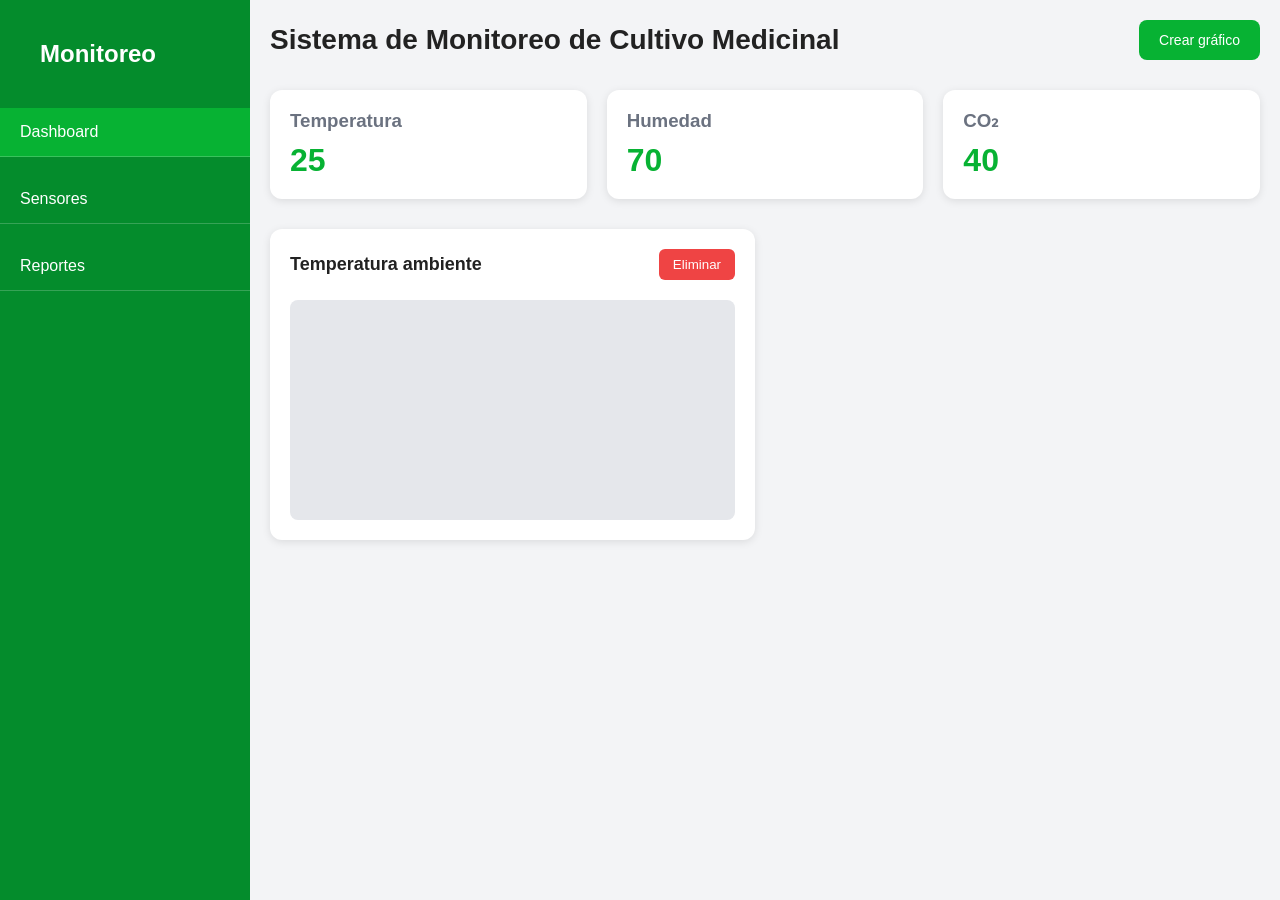
<file: index.html>
<!DOCTYPE html>
<html lang="es">
<head>

    <meta charset="UTF-8">
    <meta name="viewport" content="width=device-width, initial-scale=1.0">

    <title>Sistema de Monitoreo</title>

    <link rel="stylesheet" href="css/styles.css">

</head>

<body>

    <!-- ========================= -->
    <!-- MENÚ LATERAL -->
    <!-- ========================= -->

    <button id="menuToggle" class="menu-toggle">
        ☰
    </button>

    <aside class="sidebar" id="sidebar">
	<button id="closeSidebar" class="close-sidebar">
            ✕
        </button>
        <div class="logo">
            <h2>Monitoreo</h2>
        </div>

        <ul>
            <li onclick="window.location.href='index.html'">
                Dashboard
            </li></br>

            <li onclick="window.location.href='sensores.html'">
                Sensores
            </li></br>

            <li onclick="window.location.href='reportes.html'">
                Reportes
            </li>
        </ul>
    </aside>


    <!-- ========================= -->
    <!-- CONTENIDO PRINCIPAL -->
    <!-- ========================= -->

    <main class="main-content">

        <!-- HEADER -->

        <header class="header">

            <h1>
                Sistema de Monitoreo de Cultivo Medicinal
            </h1>

            <button id="btnCrearGrafico" class="btn-primary">
                Crear gráfico
            </button>

        </header>


        <!-- ========================= -->
        <!-- TARJETAS DE SENSORES -->
        <!-- ========================= -->

        <section class="cards-container">

            <div class="card">

                <h3>Temperatura</h3>

                <p class="valorSensor">
                    25
                </p>

            </div>

            <div class="card">

                <h3>Humedad</h3>

                <p class="valorSensor">
                    70
                </p>

            </div>

            <div class="card">

                <h3>CO₂</h3>

                <p class="valorSensor">
                    40
                </p>

            </div>

        </section>


        <!-- ========================= -->
        <!-- CONTENEDOR GRÁFICOS -->
        <!-- ========================= -->

        <section
            id="contenedorGraficos"
            class="graficos-container"
        >

            <div class="grafico-card">

                <div class="grafico-header">

                    <h3>Temperatura ambiente</h3>

                    <button class="btnEliminar">

                        Eliminar

                    </button>

                </div>

                <div class="grafico-body">

                    <canvas></canvas>

                </div>

            </div>

        </section>

    </main>


    <!-- ========================= -->
    <!-- MODAL CREAR GRÁFICO -->
    <!-- ========================= -->

    <div
        id="modalCrearGrafico"
        class="modal"
    >

        <div class="modal-content">

            <div class="modal-header">

                <h2>
                    Crear nuevo gráfico
                </h2>

                <span
                    id="cerrarModal"
                    class="cerrar"
                >
                    &times;
                </span>

            </div>


            <!-- FORMULARIO -->

            <form id="formGrafico">

                <div class="form-group">

                    <label>
                        Nombre del gráfico
                    </label>

                    <input
                        type="text"
                        id="nombreGrafico"
                        placeholder="Ingrese nombre"
                    >

                </div>


                <div class="form-group">

                    <label>
                        Tipo de gráfico
                    </label>

                    <select id="tipoGrafico">

                        <option value="">
                            Seleccione
                        </option>

                        <option value="Lineal">
                            Lineal
                        </option>

                        <option value="Barras">
                            Barras
                        </option>

                        <option value="Circular">
                            Circular
                        </option>

                    </select>

                </div>


                <button
                    type="submit"
                    class="btn-primary"
                >

                    Guardar gráfico

                </button>

            </form>

        </div>

    </div>


    <!-- ========================= -->
    <!-- SCRIPT -->
    <!-- ========================= -->

    <script src="js/app.js"></script>

</body>
</html>
</file>
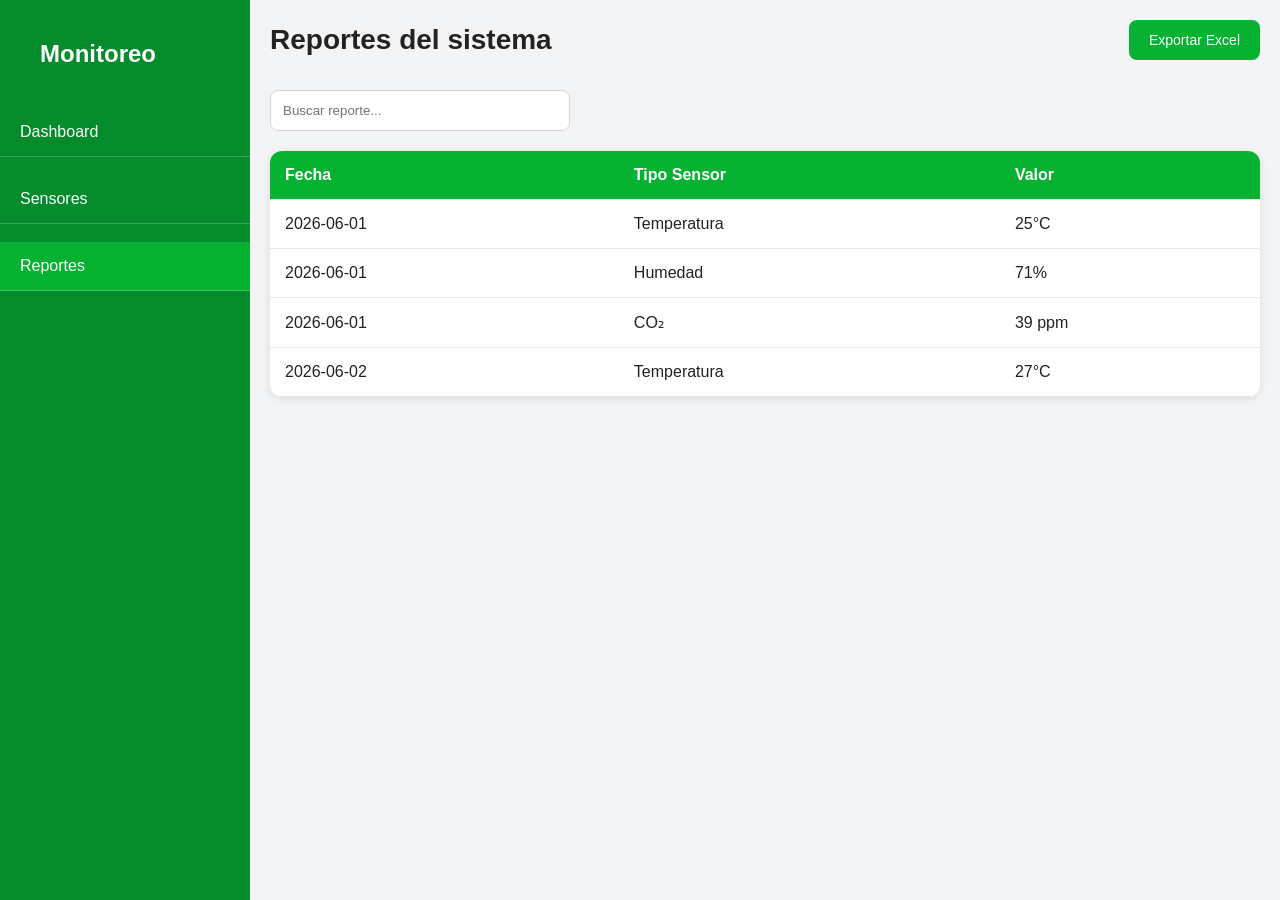
<file: reportes.html>
<!DOCTYPE html>
<html lang="es">
<head>

    <meta charset="UTF-8">
    <meta name="viewport" content="width=device-width, initial-scale=1.0">

    <title>Reportes</title>

    <link rel="stylesheet" href="css/styles.css">

</head>

<body>

    <!-- SIDEBAR -->
    <button id="menuToggle" class="menu-toggle">
        ☰
    </button>

    <aside class="sidebar" id="sidebar">
	<button id="closeSidebar" class="close-sidebar">
            ✕
        </button>
        <div class="logo">
            <h2>Monitoreo</h2>
        </div>

        <ul>
            <li onclick="window.location.href='index.html'">
                Dashboard
            </li></br>

            <li onclick="window.location.href='sensores.html'">
                Sensores
            </li></br>

            <li onclick="window.location.href='reportes.html'">
                Reportes
            </li>
        </ul>
    </aside>


    <!-- CONTENIDO -->

    <main class="main-content">

        <header class="header">

            <h1>
                Reportes del sistema
            </h1>

            <button class="btn-primary">
                Exportar Excel
            </button>

        </header>


        <!-- FILTRO -->

        <input
            type="text"
            id="filtroReporte"
            class="filter-input"
            placeholder="Buscar reporte..."
        >


        <!-- TABLA REPORTES -->

        <table class="report-table">

            <thead>

                <tr>

                    <th>Fecha</th>
                    <th>Tipo Sensor</th>
                    <th>Valor</th>

                </tr>

            </thead>

            <tbody>

                <tr class="filaReporte">

                    <td>2026-06-01</td>
                    <td>Temperatura</td>
                    <td>25°C</td>

                </tr>

                <tr class="filaReporte">

                    <td>2026-06-01</td>
                    <td>Humedad</td>
                    <td>71%</td>

                </tr>

                <tr class="filaReporte">

                    <td>2026-06-01</td>
                    <td>CO₂</td>
                    <td>39 ppm</td>

                </tr>

                <tr class="filaReporte">

                    <td>2026-06-02</td>
                    <td>Temperatura</td>
                    <td>27°C</td>

                </tr>

            </tbody>

        </table>

    </main>

    <script src="js/app.js"></script>

</body>
</html>
</file>
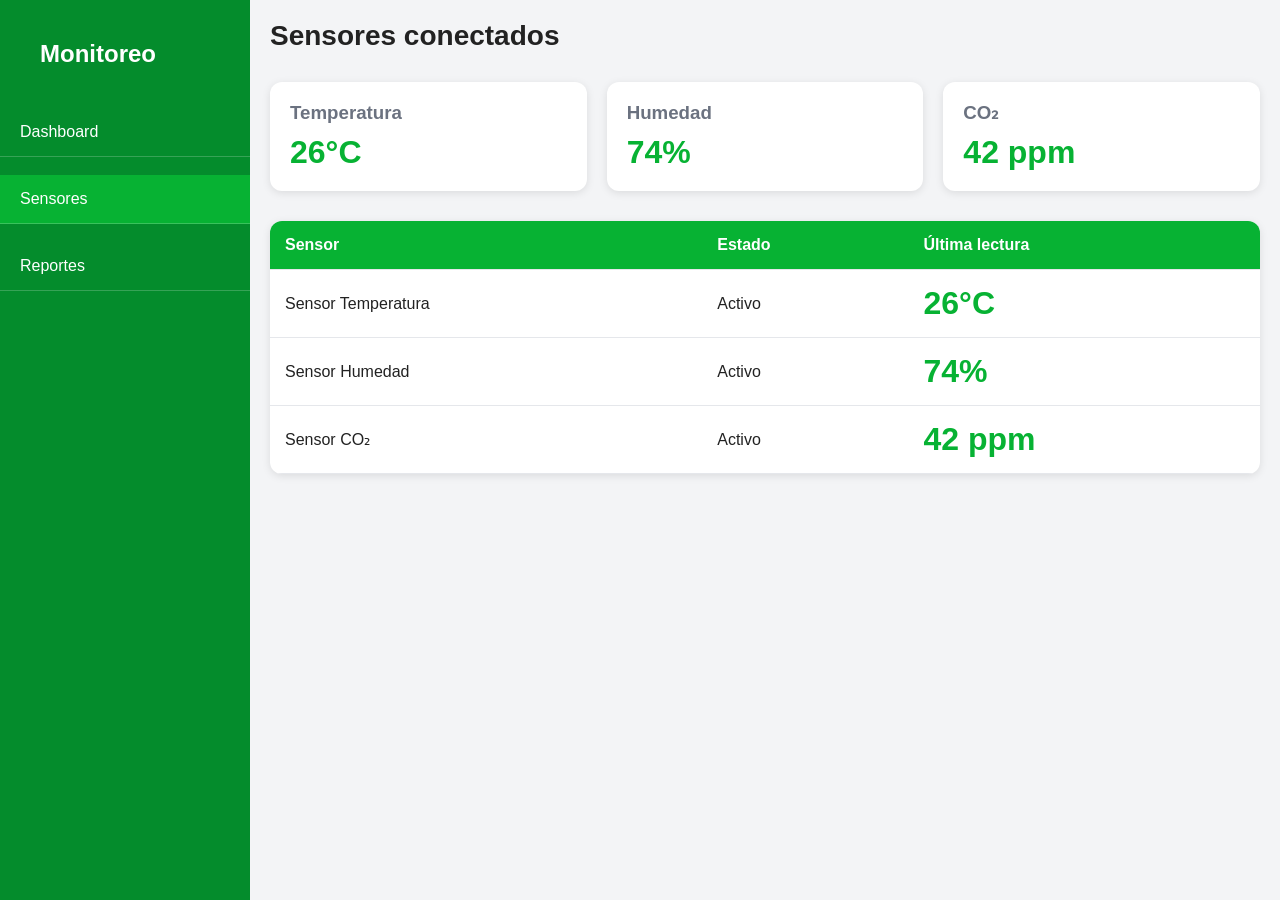
<file: sensores.html>
<!DOCTYPE html>
<html lang="es">
<head>

    <meta charset="UTF-8">
    <meta name="viewport" content="width=device-width, initial-scale=1.0">

    <title>Sensores</title>

    <link rel="stylesheet" href="css/styles.css">

</head>

<body>

    <!-- SIDEBAR -->
    <button id="menuToggle" class="menu-toggle">
        ☰
    </button>

    <aside class="sidebar" id="sidebar">
	<button id="closeSidebar" class="close-sidebar">
            ✕
        </button>
        <div class="logo">
            <h2>Monitoreo</h2>
        </div>

        <ul>
            <li onclick="window.location.href='index.html'">
                Dashboard
            </li></br>

            <li onclick="window.location.href='sensores.html'">
                Sensores
            </li></br>

            <li onclick="window.location.href='reportes.html'">
                Reportes
            </li>
        </ul>
    </aside>

    <!-- CONTENIDO -->

    <main class="main-content">

        <header class="header">

            <h1>
                Sensores conectados
            </h1>

        </header>


        <!-- TARJETAS -->

        <section class="cards-container">

            <div class="card">

                <h3>Temperatura</h3>

                <p class="valorSensor">26°C</p>

            </div>

            <div class="card">

                <h3>Humedad</h3>

                <p class="valorSensor">74%</p>

            </div>

            <div class="card">

                <h3>CO₂</h3>

                <p class="valorSensor">42 ppm</p>

            </div>

        </section>


        <!-- TABLA -->

        <table class="table-sensors">

            <thead>

                <tr>

                    <th>Sensor</th>
                    <th>Estado</th>
                    <th>Última lectura</th>

                </tr>

            </thead>

            <tbody>

                <tr>

                    <td>Sensor Temperatura</td>
                    <td>Activo</td>
                    <td class="valorSensor">26°C</td>

                </tr>

                <tr>

                    <td>Sensor Humedad</td>
                    <td>Activo</td>
                    <td class="valorSensor">74%</td>

                </tr>

                <tr>

                    <td>Sensor CO₂</td>
                    <td>Activo</td>
                    <td class="valorSensor">42 ppm</td>

                </tr>

            </tbody>

        </table>

    </main>

    <script src="js/app.js"></script>

</body>
</html>
</file>
<file: css/styles.css>
/* ========================= */
/* VARIABLES */
/* ========================= */

:root{

    --color-primary:#07B233;
    --color-secondary:#048C2C;
    --color-background:#F3F4F6;
    --color-white:#FFFFFF;
    --color-text:#222222;
    --color-gray:#6B7280;
    --color-danger:#EF4444;

    --shadow:
        0px 2px 8px rgba(0,0,0,0.1);

    --radius:12px;

    --transition:0.3s ease;

}


/* ========================= */
/* RESET */
/* ========================= */

*{

    margin:0;
    padding:0;
    box-sizing:border-box;

}


/* ========================= */
/* BODY */
/* ========================= */

body{

    font-family:Arial, sans-serif;
    background:var(--color-background);
    color:var(--color-text);

    min-height:100vh;
    overflow-x:hidden;

}

/* ========================= */
/* SIDEBAR */
/* ========================= */


.logo{

    margin:40px;

}

.logo h2{

    font-size:24px;

}

.sidebar {

    position: fixed;
    top:0;
    left:0;
    width:250px;
    height:100vh;
    background:var(--color-secondary);
    color:white;
    overflow-y:auto;
    z-index:1000;
}

.sidebar ul {
    list-style: none;
    padding: 0;
    margin: 0;

    display: flex;
    flex-direction: column; /* IMPORTANTE */
}

.sidebar ul li {
    padding: 15px 20px;
    cursor: pointer;
    border-bottom: 1px solid rgba(255,255,255,0.2);
}

.sidebar ul li:hover {
    background: rgba(255,255,255,0.2);
}

.sidebar ul li.active {
    background: var(--color-primary);
}


/* ========================= */
/* MAIN CONTENT */
/* ========================= */

.main-content{

    margin-left:250px;
    width:calc(100% - 250px);
    min-height:100vh;
    padding:20px;

}


/* ========================= */
/* HEADER */
/* ========================= */

.header{

    display:flex;
    justify-content:space-between;
    align-items:center;
    flex-shrink: 0;
    margin-bottom:30px;

}

.header h1{

    font-size:28px;

}


/* ========================= */
/* BOTONES */
/* ========================= */

.btn-primary{

    background:var(--color-primary);
    color:white;

    border:none;

    padding:12px 20px;

    border-radius:8px;

    cursor:pointer;

    font-size:14px;

    transition:var(--transition);

}

.btn-primary:hover{

    background:var(--color-secondary);

}


/* ========================= */
/* CARDS */
/* ========================= */

.cards-container{

    display:grid;

    grid-template-columns:
        repeat(auto-fit, minmax(220px,1fr));

    gap:20px;

    margin-bottom:30px;

}

.card{

    background:var(--color-white);

    padding:20px;

    border-radius:var(--radius);

    box-shadow:var(--shadow);

}

.card h3{

    margin-bottom:10px;

    color:var(--color-gray);

}

.valorSensor{

    font-size:32px;
    font-weight:bold;

    color:var(--color-primary);

}


/* ========================= */
/* GRÁFICOS */
/* ========================= */

.graficos-container{

    display:grid;

    grid-template-columns: repeat(2, 1fr);

    gap:20px;

    margin-top: 20px;

}

.grafico-card{

    background:var(--color-white);

    border-radius:var(--radius);

    padding:20px;

    box-shadow:var(--shadow);

}

@media (max-width: 768px) {

    .graficos-container {

        grid-template-columns: 1fr;

    }

}

.grafico-header{

    display:flex;
    justify-content:space-between;
    align-items:center;

    margin-bottom:20px;

}

.grafico-header h3{

    font-size:18px;

}

.grafico-body{

    height:220px;

    background:#E5E7EB;

    border-radius:8px;

    display:flex;
    align-items:center;
    justify-content:center;

}


/* ========================= */
/* BOTÓN ELIMINAR */
/* ========================= */

.btnEliminar{

    background:var(--color-danger);

    color:white;

    border:none;

    padding:8px 14px;

    border-radius:6px;

    cursor:pointer;

    transition:var(--transition);

}

.btnEliminar:hover{

    opacity:0.8;

}


/* ========================= */
/* MODAL */
/* ========================= */

.modal{

    display:none;

    position:fixed;

    top:0;
    left:0;

    width:100%;
    height:100%;

    background:rgba(0,0,0,0.5);

    justify-content:center;
    align-items:center;

    z-index:1000;

}

.modal-content{

    width:400px;

    background:white;

    border-radius:var(--radius);

    padding:25px;

    animation:fadeIn 0.3s ease;

}


/* ========================= */
/* ANIMACIÓN */
/* ========================= */

@keyframes fadeIn{

    from{

        opacity:0;
        transform:translateY(-20px);

    }

    to{

        opacity:1;
        transform:translateY(0);

    }

}


/* ========================= */
/* MODAL HEADER */
/* ========================= */

.modal-header{

    display:flex;
    justify-content:space-between;
    align-items:center;

    margin-bottom:20px;

}

.cerrar{

    font-size:28px;

    cursor:pointer;

}


/* ========================= */
/* FORMULARIO */
/* ========================= */

.form-group{

    margin-bottom:20px;

}

.form-group label{

    display:block;

    margin-bottom:8px;

    font-weight:bold;

}

.form-group input,
.form-group select{

    width:100%;

    padding:12px;

    border:1px solid #D1D5DB;

    border-radius:8px;

    outline:none;

}

.form-group input:focus,
.form-group select:focus{

    border-color:var(--color-primary);

}


/* ========================= */
/* TABLAS */
/* ========================= */

.table-sensors,
.report-table{

    width:100%;

    border-collapse:collapse;

    background:white;

    border-radius:var(--radius);

    overflow:hidden;

    box-shadow:var(--shadow);

}

.table-sensors th,
.table-sensors td,
.report-table th,
.report-table td{

    padding:15px;

    border-bottom:1px solid #E5E7EB;

    text-align:left;

}

.table-sensors th,
.report-table th{

    background:var(--color-primary);

    color:white;

}


/* ========================= */
/* INPUT FILTRO */
/* ========================= */

.filter-input{

    width:300px;

    padding:12px;

    margin-bottom:20px;

    border-radius:8px;

    border:1px solid #D1D5DB;

}


/* ========================= */
/* RESPONSIVE */
/* ========================= */
/* ============================= */
/* BOTON MENU MOVIL */
/* ============================= */

.menu-toggle{
    display:none;
    position:fixed;
    top:15px;
    left:15px;
    z-index:2000;

    border:none;
    background:var(--color-primary);
    color:white;

    width:50px;
    height:50px;

    border-radius:8px;
    cursor:pointer;

    font-size:24px;
}


/* ============================= */
/* RESPONSIVE */
/* ============================= */

@media (max-width:768px){

    .menu-toggle{
        display:block;
    }

    .sidebar{

        position:fixed;

        top:0;
        left:-260px;

        width:250px;
        height:100vh;

        z-index:1500;

        transition:0.3s ease;
    }

    .sidebar.active{
        left:0;
    }

    .main-content{
        margin-left:0 !important;
        width:100%;
        padding-top:80px;
    }

}
.close-sidebar{
    display:none;
}

@media (max-width:768px){

    .close-sidebar{

        display:block;

        position:absolute;
        top:15px;
        right:15px;

        background:none;
        border:none;

        color:white;
        font-size:24px;
        cursor:pointer;
    }

}
</file>
